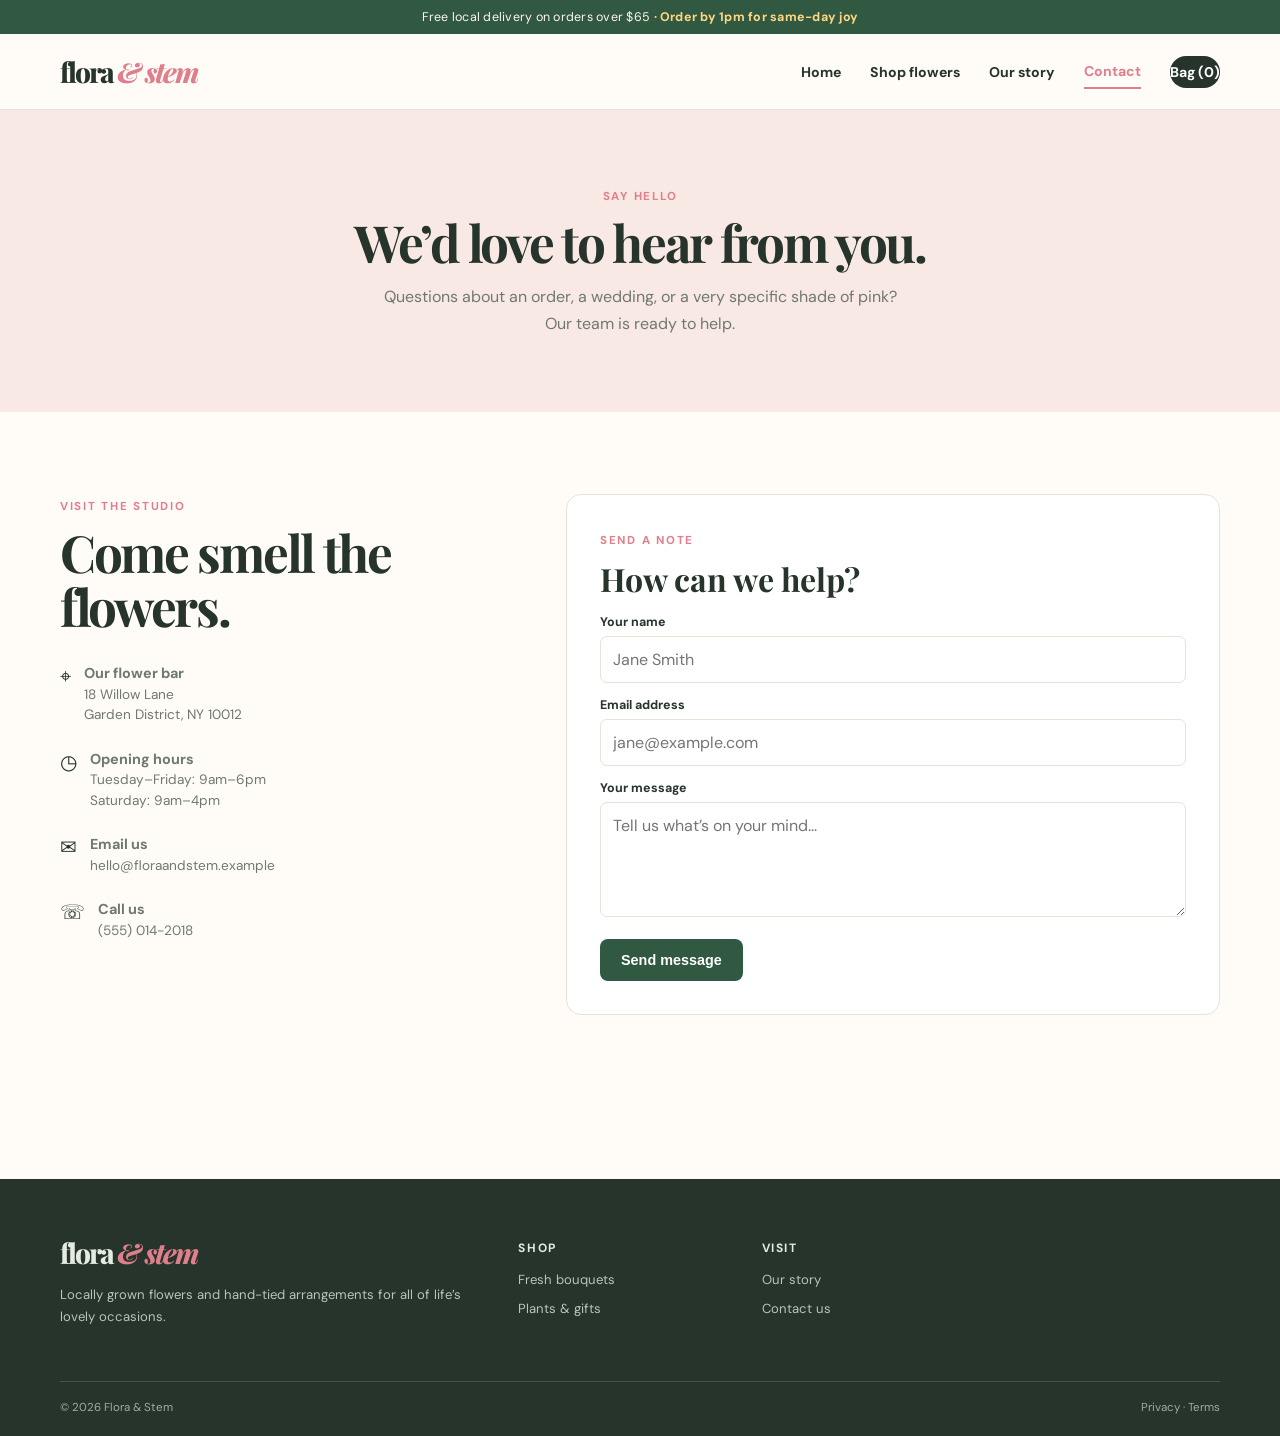
<file: contact.html>
<!doctype html><html lang="en"><head><meta charset="utf-8"><meta name="viewport" content="width=device-width,initial-scale=1"><title>Contact | Flora & Stem</title><link rel="stylesheet" href="style.css"></head><body><div class="announcement">Free local delivery on orders over $65 <b>· Order by 1pm for same-day joy</b></div><header><nav class="container"><a class="brand" href="index.html">flora <span>& stem</span></a><div class="navlinks"><a href="index.html">Home</a><a href="shop.html">Shop flowers</a><a href="about.html">Our story</a><a class="active" href="contact.html">Contact</a><a class="bag" href="shop.html">Bag (0)</a></div><button class="menu">☰</button></nav></header><main><section class="page-hero"><div class="container"><span class="eyebrow">Say hello</span><h1 class="title">We’d love to hear from you.</h1><p class="copy">Questions about an order, a wedding, or a very specific shade of pink? Our team is ready to help.</p></div></section><section class="section"><div class="container contact-grid"><div><span class="eyebrow">Visit the studio</span><h2 class="title">Come smell the flowers.</h2><div class="contact-list"><div><i>⌖</i><span><b>Our flower bar</b>18 Willow Lane<br>Garden District, NY 10012</span></div><div><i>◷</i><span><b>Opening hours</b>Tuesday–Friday: 9am–6pm<br>Saturday: 9am–4pm</span></div><div><i>✉</i><span><b>Email us</b>hello@floraandstem.example</span></div><div><i>☏</i><span><b>Call us</b>(555) 014-2018</span></div></div></div><div class="form"><span class="eyebrow">Send a note</span><h2 style="font:700 2rem 'Playfair Display',serif;margin:8px 0 12px">How can we help?</h2><form id="contactForm"><label for="name">Your name</label><input id="name" required placeholder="Jane Smith"><label for="email">Email address</label><input id="email" type="email" required placeholder="jane@example.com"><label for="message">Your message</label><textarea id="message" required placeholder="Tell us what’s on your mind..."></textarea><button class="button">Send message</button></form><p class="success">Thanks — your note is on its way to our flower bar!</p></div></div></section></main><footer><div class="container"><div class="footer-grid"><div><a class="brand" href="index.html">flora <span>& stem</span></a><p>Locally grown flowers and hand-tied arrangements for all of life’s lovely occasions.</p></div><div><h4>Shop</h4><div class="foot-list"><a href="shop.html">Fresh bouquets</a><a href="shop.html">Plants & gifts</a></div></div><div><h4>Visit</h4><div class="foot-list"><a href="about.html">Our story</a><a href="contact.html">Contact us</a></div></div></div><div class="foot-bottom"><span>© 2026 Flora & Stem</span><span>Privacy · Terms</span></div></div></footer><script src="script.js"></script></body></html>
</file>
<file: style.css>
@import url('https://fonts.googleapis.com/css2?family=DM+Sans:wght@400;500;600;700&family=Playfair+Display:ital,wght@0,600;0,700;0,800;1,700&display=swap');
:root{--ink:#26342c;--forest:#315841;--pink:#df7f8c;--blush:#f9e9e4;--cream:#fffcf7;--sage:#dce7d7;--line:#e8e2d9;--muted:#6f796f;--gold:#dcae55;--shadow:0 13px 36px #2c3b2817}*{box-sizing:border-box}html{scroll-behavior:smooth}body{margin:0;background:var(--cream);color:var(--ink);font:16px 'DM Sans',sans-serif}a{text-decoration:none;color:inherit}img{display:block;width:100%;object-fit:cover}.container{width:min(1160px,calc(100% - 40px));margin:auto}.announcement{background:var(--forest);color:#fbf7ed;text-align:center;padding:9px;font-size:.78rem;letter-spacing:.02em}.announcement b{color:#ffd681}header{background:#fffcf7e8;backdrop-filter:blur(9px);position:sticky;top:0;z-index:10;border-bottom:1px solid #e9e4da}nav{height:75px;display:flex;align-items:center;justify-content:space-between;gap:24px}.brand{font:800 1.75rem 'Playfair Display',serif;letter-spacing:-.07em}.brand span{color:var(--pink);font-style:italic}.navlinks{display:flex;align-items:center;gap:29px;font-size:.88rem;font-weight:700}.navlinks a{padding:7px 0}.navlinks a.active,.navlinks a:hover{color:var(--pink);border-bottom:2px solid var(--pink)}.bag{background:var(--ink);color:#fff;border-radius:99px;padding:10px 16px}.menu{display:none;border:0;background:none;font-size:1.45rem}.eyebrow{font-size:.72rem;letter-spacing:.15em;font-weight:700;text-transform:uppercase;color:var(--pink)}.title{font:700 clamp(2.2rem,4vw,3.65rem)/1.06 'Playfair Display',serif;letter-spacing:-.045em;margin:10px 0 14px}.copy{line-height:1.7;color:var(--muted);max-width:525px}.button{display:inline-block;border:0;border-radius:8px;background:var(--forest);color:#fff;padding:13px 21px;font-weight:700;font-size:.9rem;cursor:pointer}.button:hover{background:#244934}.button.light{background:#fff;color:var(--forest)}.section{padding:82px 0}.hero{background:var(--blush);overflow:hidden}.hero-grid{min-height:565px;display:grid;grid-template-columns:1fr 1fr;align-items:center;gap:40px}.hero h1{font:700 clamp(3.8rem,7vw,6.6rem)/.91 'Playfair Display',serif;letter-spacing:-.075em;margin:13px 0 23px}.hero h1 em{color:var(--pink)}.hero p{font-size:1.04rem;line-height:1.7;color:#677168;max-width:460px}.hero-actions{display:flex;gap:12px;margin-top:29px}.hero-visual{height:565px;position:relative}.hero-visual:before{content:'';position:absolute;background:#f4c9c1;width:470px;height:470px;border-radius:50%;left:52px;top:48px}.hero-photo{position:absolute;width:390px;height:500px;right:15px;bottom:0;border-radius:195px 195px 0 0;box-shadow:var(--shadow)}.float-note{position:absolute;left:0;bottom:65px;background:#fff;padding:15px 18px;border-radius:11px;box-shadow:var(--shadow);font-size:.78rem}.float-note b{display:block;font:700 1.1rem 'Playfair Display',serif;margin-bottom:4px}.petal{position:absolute;font-size:3.4rem;top:65px;left:30px;z-index:1}.features{background:#fff;border-bottom:1px solid var(--line)}.feature-row{display:grid;grid-template-columns:repeat(3,1fr)}.feature{padding:25px 24px;display:flex;align-items:center;justify-content:center;gap:12px;border-right:1px solid var(--line)}.feature:last-child{border:0}.feature i{font-size:1.55rem;font-style:normal}.feature b{display:block;font-size:.85rem}.feature span{font-size:.72rem;color:var(--muted)}.section-top{display:flex;align-items:end;justify-content:space-between;gap:25px}.link{font-weight:700;font-size:.88rem;color:var(--forest);white-space:nowrap}.link:after{content:' →'}.product-grid{display:grid;grid-template-columns:repeat(4,1fr);gap:20px;margin-top:38px}.product{position:relative}.product-img{height:277px;border-radius:14px;background:#f1ede3}.product:hover .product-img{transform:translateY(-5px);box-shadow:var(--shadow)}.badge{position:absolute;top:12px;left:12px;background:#fff;color:var(--forest);border-radius:50px;padding:5px 9px;font-size:.66rem;font-weight:700}.add{position:absolute;right:11px;top:238px;border:0;border-radius:50%;background:var(--forest);color:#fff;font-size:1.1rem;width:38px;height:38px;cursor:pointer}.product h3{font:700 1.12rem 'Playfair Display',serif;margin:13px 0 5px}.product p{font-size:.78rem;color:var(--muted);margin:0 0 8px}.price{font-weight:700;font-size:.88rem}.occasion{background:var(--sage)}.occasion-grid{display:grid;grid-template-columns:repeat(3,1fr);gap:20px;margin-top:36px}.occasion-card{height:315px;position:relative;overflow:hidden;border-radius:14px}.occasion-card img{height:100%;transition:.3s}.occasion-card:hover img{transform:scale(1.04)}.occasion-label{position:absolute;bottom:0;width:100%;padding:30px 20px 18px;color:#fff;background:linear-gradient(transparent,#17271cbb)}.occasion-label h3{font:700 1.7rem 'Playfair Display',serif;margin:0}.occasion-label span{font-size:.8rem}.story-grid{display:grid;grid-template-columns:1fr 1fr;gap:74px;align-items:center}.story-image{height:460px;border-radius:14px}.story-card{background:var(--blush);padding:28px;border-radius:12px;margin-top:25px;font-size:.9rem;line-height:1.6}.story-card b{display:block;font:700 1.2rem 'Playfair Display',serif;margin-bottom:5px}.newsletter{background:var(--forest);color:#fff;padding:53px;border-radius:19px;display:flex;justify-content:space-between;align-items:center;gap:25px}.newsletter h2{font:700 clamp(2rem,3.5vw,3rem)/1.05 'Playfair Display',serif;margin:0}.newsletter p{color:#cfdacd;margin:9px 0 0}.email{display:flex;background:#fff;border-radius:9px;padding:5px;min-width:min(100%,380px)}.email input{border:0;outline:0;padding:10px;min-width:0;flex:1}.email button{border:0;background:var(--pink);color:#fff;border-radius:6px;padding:10px 14px;font-weight:700;cursor:pointer}footer{background:#26342c;color:#e5ebe0;margin-top:82px;padding:55px 0 21px}.footer-grid{display:grid;grid-template-columns:2fr 1fr 1fr 1fr;gap:28px}.footer-grid p,.foot-list{font-size:.82rem;line-height:1.7;color:#bac4b9}.foot-list{display:grid;gap:7px}footer h4{font-size:.75rem;letter-spacing:.13em;text-transform:uppercase;margin:6px 0 13px}.foot-bottom{display:flex;justify-content:space-between;border-top:1px solid #ffffff26;padding-top:18px;margin-top:40px;font-size:.72rem;color:#9fac9f}.page-hero{background:var(--blush);padding:74px 0;text-align:center}.page-hero .copy{margin:auto}.filters{display:flex;gap:9px;flex-wrap:wrap;margin:30px 0 0}.filter{background:#fff;border:1px solid var(--line);border-radius:99px;padding:9px 15px;font-size:.8rem;font-weight:700;cursor:pointer}.filter.active,.filter:hover{color:#fff;background:var(--forest);border-color:var(--forest)}.shop-grid{grid-template-columns:repeat(3,1fr)}.shop-grid .product-img{height:350px}.shop-grid .add{top:311px}.about-block{background:var(--sage)}.contact-grid{display:grid;grid-template-columns:.8fr 1.2fr;gap:70px}.contact-list{display:grid;gap:23px;margin-top:30px}.contact-list div{display:flex;gap:13px;align-items:start}.contact-list i{font-style:normal;font-size:1.25rem}.contact-list b{display:block;font-size:.9rem}.contact-list span{font-size:.85rem;color:var(--muted);line-height:1.5}.form{background:#fff;padding:33px;border:1px solid var(--line);border-radius:15px}.form label{display:block;font-size:.78rem;font-weight:700;margin:14px 0 6px}.form input,.form textarea{width:100%;padding:12px;border:1px solid var(--line);border-radius:7px;outline-color:var(--pink);font:inherit}.form textarea{height:115px;resize:vertical}.form .button{margin-top:17px}.success{display:none;margin-top:15px;color:var(--forest);font-weight:700;font-size:.88rem}.hidden{display:none!important}@media(max-width:800px){.navlinks{display:none}.menu{display:block}.hero-grid,.story-grid,.contact-grid{grid-template-columns:1fr}.hero-visual{height:440px}.hero-photo{height:410px;width:310px}.hero-visual:before{width:365px;height:365px}.product-grid{grid-template-columns:repeat(2,1fr)}.occasion-grid{grid-template-columns:1fr}.occasion-card{height:250px}.story-grid{gap:35px}.newsletter{display:block}.email{margin-top:23px}.footer-grid{grid-template-columns:2fr 1fr 1fr}.shop-grid{grid-template-columns:repeat(2,1fr)}}@media(max-width:480px){.container{width:min(100% - 28px,1160px)}nav{height:64px}.hero-grid{min-height:0;padding:52px 0 0}.hero h1{font-size:3.6rem}.hero-visual{height:350px}.hero-photo{height:330px;width:250px}.hero-visual:before{width:280px;height:280px;top:25px;left:5px}.float-note{bottom:20px}.product-grid,.shop-grid{gap:13px}.product-img,.shop-grid .product-img{height:190px}.add,.shop-grid .add{top:151px}.product h3{font-size:1rem}.feature-row{display:block}.feature{border-right:0;border-bottom:1px solid var(--line)}.section{padding:57px 0}.newsletter{padding:29px 22px}.footer-grid{grid-template-columns:1fr 1fr}.footer-grid>div:first-child{grid-column:1/-1}.foot-bottom{display:block;line-height:2}.page-hero{padding:56px 0}.form{padding:23px}}
</file>
